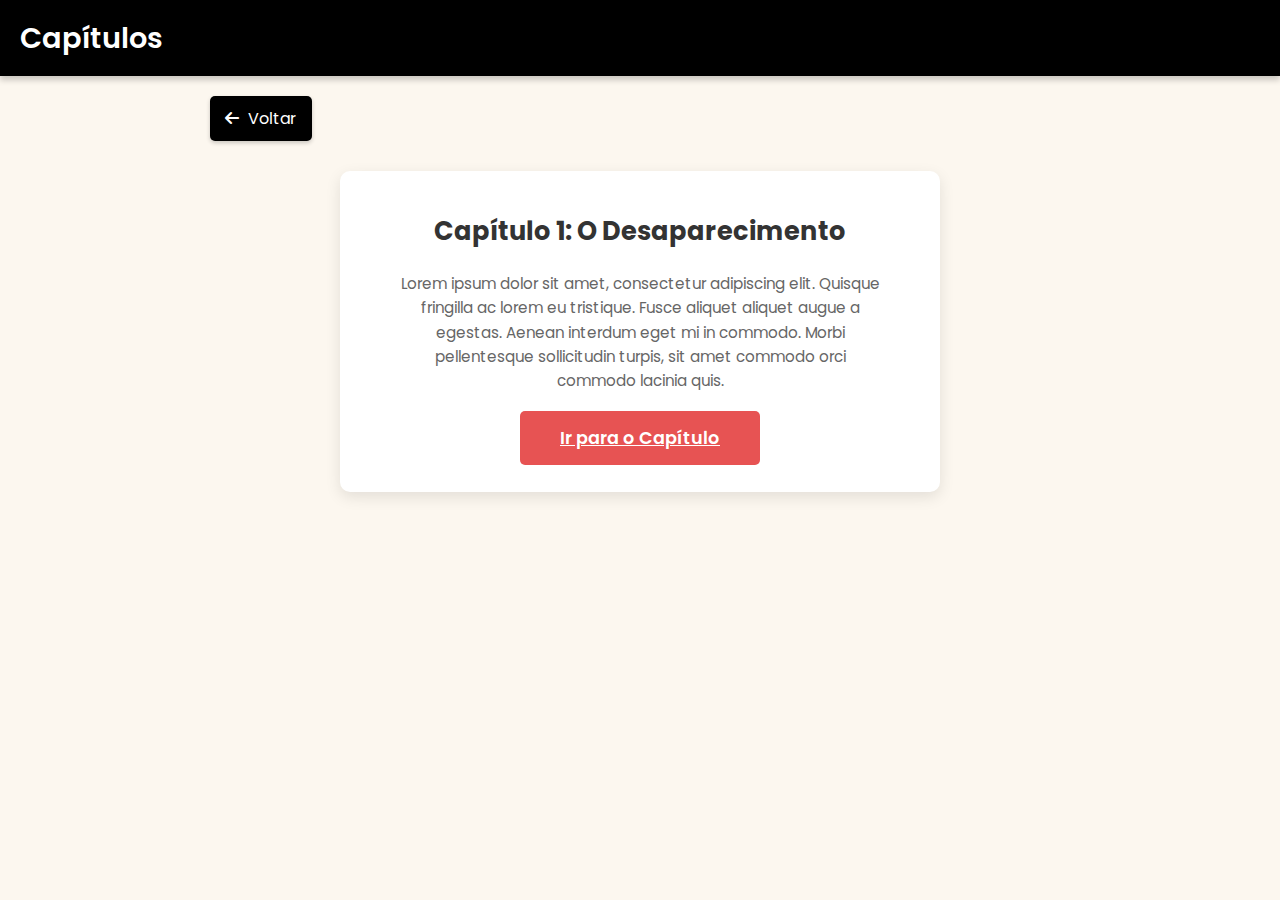
<file: capitulo_1.html>
<!DOCTYPE html>
<html lang="pt-BR">
<head>
    <meta charset="UTF-8">
    <meta name="viewport" content="width=device-width, initial-scale=1.0">
    <title>Capítulo 1 | O Desaparecimento</title>
    <link rel="stylesheet" href="capitulo_1.css"> 
    <link rel="stylesheet" href="https://cdnjs.cloudflare.com/ajax/libs/font-awesome/6.0.0-beta3/css/all.min.css">
</head>
<body>
    <header class="capitulo-header">
        <h1>Capítulos</h1>
    </header>

    <main class="capitulo-main-content">
        <button class="btn-voltar" onclick="window.location.href='capitulos.html'">
            <i class="fas fa-arrow-left"></i> Voltar
        </button>

        <section class="chapter-content-card">
            <h2 class="chapter-title">Capítulo 1: O Desaparecimento</h2>
            
            <p class="chapter-text">
                Lorem ipsum dolor sit amet, consectetur adipiscing elit. Quisque fringilla ac lorem eu tristique. Fusce aliquet aliquet augue a egestas. Aenean interdum eget mi in commodo. Morbi pellentesque sollicitudin turpis, sit amet commodo orci commodo lacinia quis.
            </p>
            
            <a href="capitulo_2.html" class="btn-ir-capitulo link-button">
                Ir para o Capítulo
            </a>
        </section>
        
    </main>
</body>
</html>
</file>
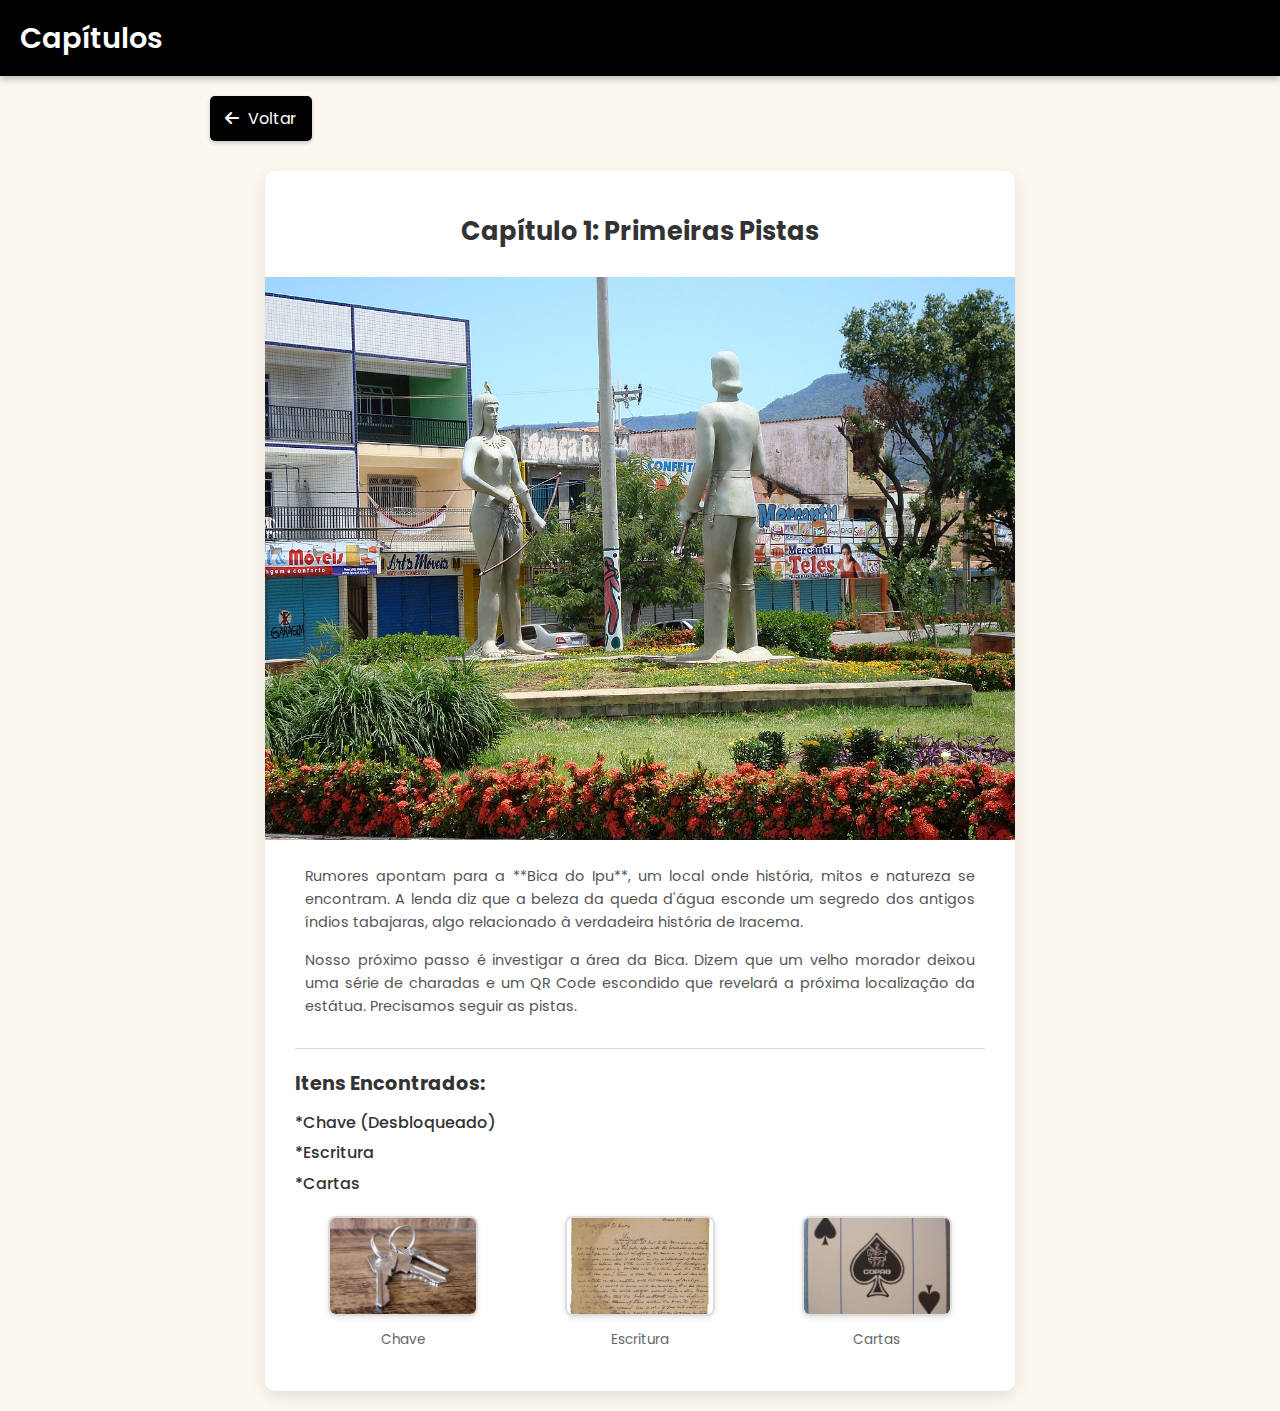
<file: capitulo_2.html>
<!DOCTYPE html>
<html lang="pt-BR">
<head>
    <meta charset="UTF-8">
    <meta name="viewport" content="width=device-width, initial-scale=1.0">
    <title>Capítulo 1 | Primeiras Pistas</title>
    <link rel="stylesheet" href="capitulos_conteudo.css"> 
    <link rel="stylesheet" href="https://cdnjs.cloudflare.com/ajax/libs/font-awesome/6.0.0-beta3/css/all.min.css">
</head>
<body>
    <header class="capitulo-header">
        <h1>Capítulos</h1>
    </header>

    <main class="capitulo-main-content">
        <button class="btn-voltar" onclick="window.location.href='capitulos.html'">
            <i class="fas fa-arrow-left"></i> Voltar
        </button>

        <section class="chapter-content-card">
            <h2 class="chapter-title">Capítulo 1: Primeiras Pistas</h2>
            
            <div class="chapter-banner">
                <img src="fotos/praca.jpg" alt="Cena do Capítulo 2: Bica do Ipu" class="banner-image">
            </div>

            <div class="chapter-text-block">
                <p>
                    Rumores apontam para a **Bica do Ipu**, um local onde história, mitos e natureza se encontram. A lenda diz que a beleza da queda d'água esconde um segredo dos antigos índios tabajaras, algo relacionado à verdadeira história de Iracema.
                </p>
                <p>
                    Nosso próximo passo é investigar a área da Bica. Dizem que um velho morador deixou uma série de charadas e um QR Code escondido que revelará a próxima localização da estátua. Precisamos seguir as pistas.
                </p>
            </div>


            <div class="items-found-section">
                <h3>Itens Encontrados:</h3>
                <ul>
                    <li>*Chave (Desbloqueado)</li>
                    <li>*Escritura</li>
                    <li>*Cartas</li>
                </ul>

                <div class="item-gallery">
                    <div class="item-thumbnail">
                        <img src="fotos/chave.jpg" alt="chave">
                        <span>Chave</span>
                    </div>
                    <div class="item-thumbnail">
                        <img src="fotos/carta.jpg" alt="escritura">
                        <span>Escritura</span>
                    </div>
                    <div class="item-thumbnail">
                        <img src="fotos/cartas.jpg" alt="cartas">
                        <span>Cartas</span>
                    </div>
                </div>
            </div>
            
            </section>
        
    </main>
</body>
</html>
</file>
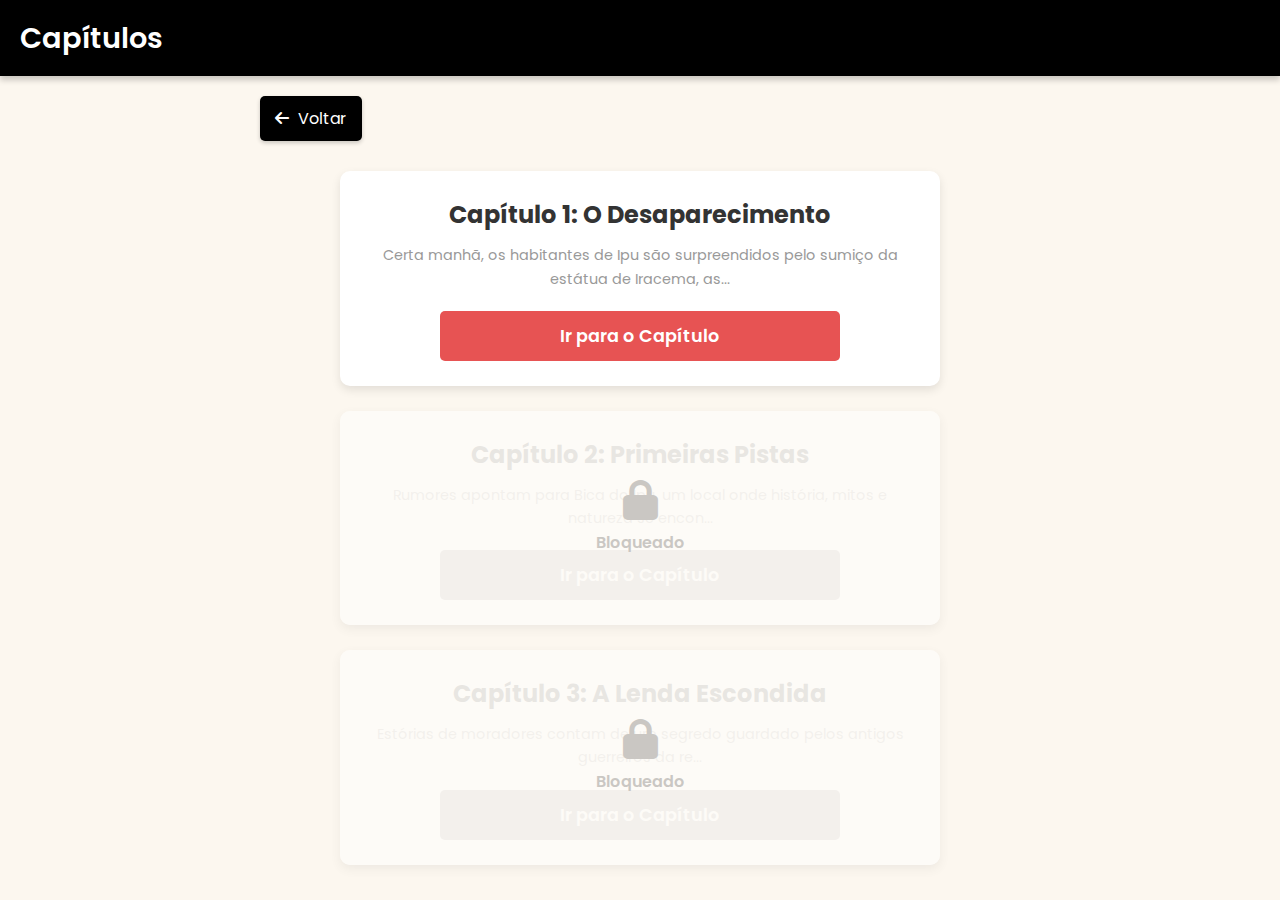
<file: capitulos.html>
<!DOCTYPE html>
<html lang="pt-BR">
<head>
    <meta charset="UTF-8">
    <meta name="viewport" content="width=device-width, initial-scale=1.0">
    <title>Capítulos | O Mistério de Iracema</title>
    <link rel="stylesheet" href="capitulos.css">
    <link rel="stylesheet" href="https://cdnjs.cloudflare.com/ajax/libs/font-awesome/6.0.0-beta3/css/all.min.css">
</head>
<body>
    <header class="capitulos-header">
        <h1>Capítulos</h1>
    </header>

    <main class="capitulos-main-content">
        <button class="btn-voltar" onclick="window.location.href='index.html'">
            <i class="fas fa-arrow-left"></i> Voltar
        </button>

        <section class="capitulos-container">
            <div class="capitulo-card unlocked" onclick="window.location.href='capitulo_1.html'">
                <h2>Capítulo 1: O Desaparecimento</h2>
                <p>Certa manhã, os habitantes de Ipu são surpreendidos pelo sumiço da estátua de Iracema, as...</p>
                <button class="btn-ir-capitulo">Ir para o Capítulo</button>
            </div>

            <div class="capitulo-card locked">
                <h2>Capítulo 2: Primeiras Pistas</h2>
                <p>Rumores apontam para Bica do Ipu, um local onde história, mitos e natureza se encon...</p>
                <div class="lock-overlay">
                    <i class="fas fa-lock"></i>
                    <span>Bloqueado</span>
                </div>
                <button class="btn-ir-capitulo disabled">Ir para o Capítulo</button>
            </div>

            <div class="capitulo-card locked">
                <h2>Capítulo 3: A Lenda Escondida</h2>
                <p>Estórias de moradores contam de um segredo guardado pelos antigos guerreiros da re...</p>
                 <div class="lock-overlay">
                    <i class="fas fa-lock"></i>
                    <span>Bloqueado</span>
                </div>
                <button class="btn-ir-capitulo disabled">Ir para o Capítulo</button>
            </div>
            
        </section>
    </main>
</body>
</html>
</file>
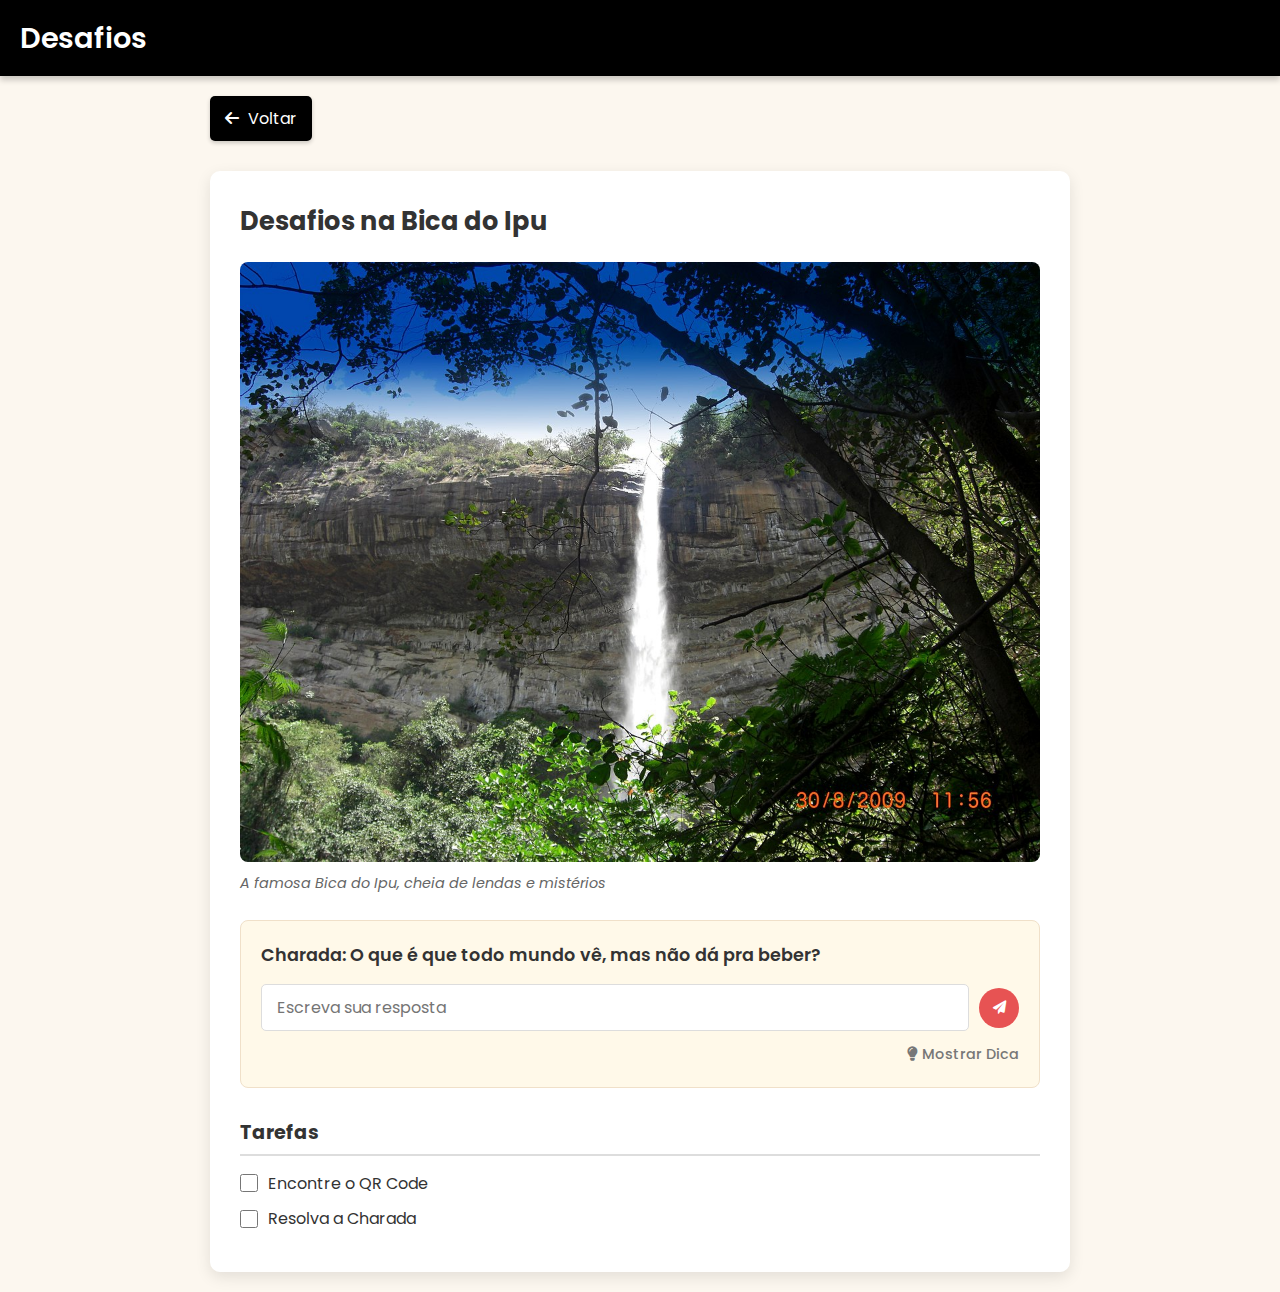
<file: desafio_bica_ipu.html>
<!DOCTYPE html>
<html lang="pt-BR">
<head>
    <meta charset="UTF-8">
    <meta name="viewport" content="width=device-width, initial-scale=1.0">
    <title>Desafio | Bica do Ipu</title>
    <link rel="stylesheet" href="desafio_bica_ipu.css">
    <link rel="stylesheet" href="https://cdnjs.cloudflare.com/ajax/libs/font-awesome/6.0.0-beta3/css/all.min.css">
</head>
<body>
    <header class="desafio-header">
        <h1>Desafios</h1>
    </header>

    <main class="desafio-main-content">
        <button class="btn-voltar" onclick="history.back()">
            <i class="fas fa-arrow-left"></i> Voltar
        </button>

        <section class="challenge-card">
            <h2 class="challenge-title">Desafios na Bica do Ipu</h2>
            
            <div class="image-container">
                <img src="fotos/bica.jpg" alt="A famosa Bica do Ipu, cheia de lendas e mistérios" class="bica-image">
            </div>

            <p class="challenge-subtitle">A famosa Bica do Ipu, cheia de lendas e mistérios</p>

            <div class="riddle-box">
                <p class="riddle-text">
                    Charada: O que é que todo mundo vê, mas não dá pra beber?
                </p>
                <div class="response-area">
                    <input type="text" id="riddleInput" placeholder="Escreva sua resposta" aria-label="Resposta da Charada">
                    <button id="sendAnswerBtn" title="Enviar Resposta"><i class="fas fa-paper-plane"></i></button>
                </div>
                <div class="tip-section">
                    <button id="showTipBtn" class="tip-button"><i class="fas fa-lightbulb"></i> Mostrar Dica</button>
                </div>
            </div>

            <div class="tasks-list">
                <h3>Tarefas</h3>
                <div class="task-item">
                    <input type="checkbox" id="taskQrCode">
                    <label for="taskQrCode">Encontre o QR Code</label>
                </div>
                <div class="task-item">
                    <input type="checkbox" id="taskRiddle">
                    <label for="taskRiddle">Resolva a Charada</label>
                </div>
            </div>
            
            <div id="feedbackMessage" class="feedback-message"></div>
        </section>
        
    </main>
    
    <script src="desafio_bica_ipu.js"></script>
</body>
</html>
</file>
<file: capitulo_1.css>
@import url('https://fonts.googleapis.com/css2?family=Poppins:wght@400;600;700&display=swap');

:root {
    --header-bg: #000000;
    --background-color: #fcf7ef; /* Fundo bege claro (conforme imagem) */
    --card-background: #ffffff;
    --primary-red: #E75353; /* Cor do botão principal (vermelho/rosa) */
    --text-color: #333;
}

* {
    box-sizing: border-box;
    margin: 0;
    padding: 0;
    font-family: 'Poppins', sans-serif;
}

body {
    background-color: var(--background-color);
    color: var(--text-color);
    line-height: 1.6;
}

/* --- Header --- */
.capitulo-header {
    background-color: var(--header-bg);
    color: var(--card-background);
    padding: 15px 0;
    text-align: left;
    padding-left: 20px;
    box-shadow: 0 4px 6px rgba(0, 0, 0, 0.2);
}

.capitulo-header h1 {
    font-size: 1.8em;
    font-weight: 600;
}

.capitulo-main-content {
    max-width: 900px;
    margin: 0 auto;
    padding: 20px;
}

/* --- Botão Voltar --- */
.btn-voltar {
    background-color: var(--header-bg);
    color: var(--card-background);
    border: none;
    padding: 10px 15px;
    border-radius: 5px;
    font-size: 1em;
    cursor: pointer;
    margin-bottom: 30px;
    transition: background-color 0.2s;
    box-shadow: 0 2px 4px rgba(0, 0, 0, 0.2);
}

.btn-voltar:hover {
    background-color: #333;
}

.btn-voltar i {
    margin-right: 5px;
}

/* --- Card de Conteúdo Principal --- */
.chapter-content-card {
    background-color: var(--card-background);
    padding: 40px 30px;
    border-radius: 10px;
    /* Sombra mais suave para destacar o card, conforme a imagem */
    box-shadow: 0 5px 15px rgba(0, 0, 0, 0.1); 
    text-align: center;
    max-width: 600px;
    margin: 0 auto; /* Centraliza o card na página */
}

.chapter-title {
    font-size: 1.6em;
    color: var(--text-color);
    margin-bottom: 20px;
}

.chapter-text {
    color: #666;
    margin-bottom: 30px;
    font-size: 0.95em;
    /* Reduz a largura do texto para centralizar o bloco */
    max-width: 90%; 
    margin: 0 auto 30px auto;
}

/* Botão "Ir para o Capítulo" */
.btn-ir-capitulo {
    background-color: var(--primary-red);
    color: white;
    border: none;
    padding: 15px 40px;
    border-radius: 5px;
    font-size: 1.1em;
    font-weight: 600;
    cursor: pointer;
    transition: background-color 0.3s, transform 0.2s;
    width: 100%; 
    max-width: 400px; /* Garante que o botão não seja muito largo */
}

.btn-ir-capitulo:hover {
    background-color: #d84545;
    transform: translateY(-2px);
}
</file>
<file: capitulos_conteudo.css>
/* Este é o CSS compartilhado para todas as páginas de conteúdo de capítulo (capitulo_N.html) */

@import url('https://fonts.googleapis.com/css2?family=Poppins:wght@400;600;700&display=swap');

:root {
    --header-bg: #000000;
    --background-color: #fcf7ef; /* Fundo bege claro */
    --card-background: #ffffff;
    --primary-red: #E75353;
    --text-color: #333;
    --shadow-color: rgba(0, 0, 0, 0.1);
}

* {
    box-sizing: border-box;
    margin: 0;
    padding: 0;
    font-family: 'Poppins', sans-serif;
}

body {
    background-color: var(--background-color);
    color: var(--text-color);
    line-height: 1.6;
}

/* --- Header --- */
.capitulo-header {
    background-color: var(--header-bg);
    color: var(--card-background);
    padding: 15px 0;
    text-align: left;
    padding-left: 20px;
    box-shadow: 0 4px 6px rgba(0, 0, 0, 0.2);
}

.capitulo-header h1 {
    font-size: 1.8em;
    font-weight: 600;
}

.capitulo-main-content {
    max-width: 900px;
    margin: 0 auto;
    padding: 20px;
}

/* --- Botão Voltar --- */
.btn-voltar {
    background-color: var(--header-bg);
    color: var(--card-background);
    border: none;
    padding: 10px 15px;
    border-radius: 5px;
    font-size: 1em;
    cursor: pointer;
    margin-bottom: 30px;
    transition: background-color 0.2s;
    box-shadow: 0 2px 4px rgba(0, 0, 0, 0.2);
}

.btn-voltar:hover {
    background-color: #333;
}

.btn-voltar i {
    margin-right: 5px;
}

/* --- Card de Conteúdo Principal --- */
.chapter-content-card {
    background-color: var(--card-background);
    padding: 40px 30px;
    border-radius: 10px;
    box-shadow: 0 5px 15px var(--shadow-color); 
    text-align: center;
    max-width: 750px; 
    margin: 0 auto; 
}

.chapter-title {
    font-size: 1.6em;
    color: var(--text-color);
    margin-bottom: 25px;
}

/* Banner da Imagem */
.chapter-banner {
    width: calc(100% + 60px); /* Ajusta a largura para cobrir as bordas do padding */
    margin: 0 -30px 25px -30px; /* Margens negativas para estender a imagem */
    overflow: hidden;
}

.banner-image {
    width: 100%;
    height: auto;
    display: block;
}

.chapter-text-block {
    text-align: justify;
    padding: 0 10px;
    color: #555;
    font-size: 0.9em;
    margin-bottom: 30px;
}

.chapter-text-block p {
    margin-bottom: 15px;
}

/* --- Seção de Itens Encontrados --- */
.items-found-section {
    padding-top: 20px;
    border-top: 1px solid #ddd;
    text-align: left;
}

.items-found-section h3 {
    font-size: 1.2em;
    margin-bottom: 10px;
}

.items-found-section ul {
    list-style: none; /* Remove bullet points padrão */
    padding-left: 0;
    margin-bottom: 20px;
    font-weight: 500;
    color: var(--text-color);
}

.items-found-section ul li {
    margin-bottom: 5px;
}

.item-gallery {
    display: flex;
    justify-content: space-around;
    align-items: flex-start;
    flex-wrap: wrap;
    gap: 20px;
    text-align: center;
}

.item-thumbnail {
    flex-basis: 30%; 
    max-width: 150px;
}

.item-thumbnail img {
    width: 100%;
    height: 100px; 
    object-fit: cover;
    border-radius: 8px;
    border: 2px solid #ddd;
    box-shadow: 0 2px 5px rgba(0, 0, 0, 0.1);
    margin-bottom: 5px;
}

.item-thumbnail span {
    display: block;
    font-size: 0.85em;
    color: #666;
}
</file>
<file: capitulos.css>
@import url('https://fonts.googleapis.com/css2?family=Poppins:wght@400;600;700&display=swap');

:root {
    --header-bg: #000000;
    --background-color: #fcf7ef; /* Cor de fundo bege claro */
    --card-background: #ffffff;
    --primary-red: #E75353; /* Cor do botão principal (vermelho/rosa) */
    --text-color: #333;
    --lock-color: #999;
}

* {
    box-sizing: border-box;
    margin: 0;
    padding: 0;
    font-family: 'Poppins', sans-serif;
}

body {
    background-color: var(--background-color);
    color: var(--text-color);
    line-height: 1.6;
}

/* --- Header --- */
.capitulos-header {
    background-color: var(--header-bg);
    color: var(--card-background);
    padding: 15px 0;
    text-align: left;
    padding-left: 20px;
    box-shadow: 0 4px 6px rgba(0, 0, 0, 0.2);
    margin-bottom: 20px;
}

.capitulos-header h1 {
    font-size: 1.8em;
    font-weight: 600;
}

.capitulos-main-content {
    max-width: 800px;
    margin: 0 auto;
    padding: 0 20px;
}

/* --- Botão Voltar --- */
.btn-voltar {
    background-color: var(--header-bg);
    color: var(--card-background);
    border: none;
    padding: 10px 15px;
    border-radius: 5px;
    font-size: 1em;
    cursor: pointer;
    margin-bottom: 30px;
    transition: background-color 0.2s;
    box-shadow: 0 2px 4px rgba(0, 0, 0, 0.2);
}

.btn-voltar:hover {
    background-color: #333;
}

.btn-voltar i {
    margin-right: 5px;
}

/* --- Cards de Capítulos --- */
.capitulos-container {
    display: flex;
    flex-direction: column;
    gap: 25px;
}

.capitulo-card {
    background-color: var(--card-background);
    padding: 25px;
    border-radius: 10px;
    box-shadow: 0 4px 10px rgba(0, 0, 0, 0.1);
    text-align: center;
    position: relative;
    transition: transform 0.3s, box-shadow 0.3s;
    max-width: 600px; 
    margin: 0 auto;
}

/* Estilo para o Capítulo Ativo/Desbloqueado (Botão) */
.capitulo-card.unlocked {
    cursor: pointer; 
}

.capitulo-card.unlocked:hover {
    transform: translateY(-5px); /* Efeito de elevação para destacar o clique */
    box-shadow: 0 8px 15px rgba(0, 0, 0, 0.15);
}

.capitulo-card h2 {
    font-size: 1.5em;
    color: var(--text-color);
    margin-bottom: 10px;
}

.capitulo-card p {
    color: var(--lock-color);
    margin-bottom: 20px;
    font-size: 0.9em;
}

/* Botão "Ir para o Capítulo" (Estilo visual) */
.btn-ir-capitulo {
    background-color: var(--primary-red);
    color: white;
    border: none;
    padding: 12px 40px;
    border-radius: 5px;
    font-size: 1.1em;
    font-weight: 600;
    cursor: pointer;
    transition: background-color 0.3s;
    width: 90%; 
    max-width: 400px;
    display: block; 
    margin: 15px auto 0 auto;
}

.btn-ir-capitulo:hover:not(.disabled) {
    background-color: #d84545;
}

/* --- Estilos de Bloqueio --- */
.capitulo-card.locked {
    opacity: 0.5;
    pointer-events: none; /* Desabilita cliques nos cards bloqueados */
}

.lock-overlay {
    position: absolute;
    top: 0;
    left: 0;
    right: 0;
    bottom: 0;
    background-color: rgba(255, 255, 255, 0.8);
    display: flex;
    flex-direction: column;
    justify-content: center;
    align-items: center;
    border-radius: 10px;
}

.lock-overlay i {
    font-size: 2.5em;
    color: var(--lock-color);
    margin-bottom: 10px;
}

.lock-overlay span {
    font-weight: 600;
    color: var(--lock-color);
}

.btn-ir-capitulo.disabled {
    background-color: var(--lock-color);
    cursor: not-allowed;
}
</file>
<file: desafio_bica_ipu.css>
@import url('https://fonts.googleapis.com/css2?family=Poppins:wght@400;600;700&display=swap');

:root {
    --header-bg: #000000;
    --background-color: #fcf7ef; /* Fundo bege claro (conforme imagem) */
    --card-background: #ffffff;
    --primary-red: #E75353; /* Cor do botão principal/ênfase */
    --text-color: #333;
    --input-border: #ddd;
    --shadow-color: rgba(0, 0, 0, 0.1);
}

* {
    box-sizing: border-box;
    margin: 0;
    padding: 0;
    font-family: 'Poppins', sans-serif;
}

body {
    background-color: var(--background-color);
    color: var(--text-color);
    line-height: 1.6;
}

/* --- Header --- */
.desafio-header {
    background-color: var(--header-bg);
    color: var(--card-background);
    padding: 15px 0;
    text-align: left;
    padding-left: 20px;
    box-shadow: 0 4px 6px rgba(0, 0, 0, 0.2);
}

.desafio-header h1 {
    font-size: 1.8em;
    font-weight: 600;
}

.desafio-main-content {
    max-width: 900px;
    margin: 0 auto;
    padding: 20px;
}

/* --- Botão Voltar --- */
.btn-voltar {
    background-color: var(--header-bg);
    color: var(--card-background);
    border: none;
    padding: 10px 15px;
    border-radius: 5px;
    font-size: 1em;
    cursor: pointer;
    margin-bottom: 30px;
    transition: background-color 0.2s;
    box-shadow: 0 2px 4px rgba(0, 0, 0, 0.2);
}

.btn-voltar:hover {
    background-color: #333;
}

.btn-voltar i {
    margin-right: 5px;
}

/* --- Card Principal do Desafio --- */
.challenge-card {
    background-color: var(--card-background);
    padding: 30px;
    border-radius: 10px;
    box-shadow: 0 5px 15px var(--shadow-color);
}

.challenge-title {
    font-size: 1.6em;
    color: var(--text-color);
    margin-bottom: 20px;
}

/* Imagem da Bica */
.image-container {
    width: 100%;
    overflow: hidden;
    border-radius: 8px;
    margin-bottom: 10px;
}

.bica-image {
    width: 100%;
    height: auto;
    display: block;
}

.challenge-subtitle {
    color: #666;
    margin-bottom: 25px;
    font-style: italic;
    font-size: 0.9em;
}

/* --- Seção da Charada --- */
.riddle-box {
    background-color: #fff9e9; /* Fundo levemente diferente para a caixa de charada */
    border: 1px solid #f0e0c9;
    padding: 20px;
    border-radius: 8px;
    margin-bottom: 30px;
}

.riddle-text {
    font-weight: 600;
    margin-bottom: 15px;
    font-size: 1.1em;
}

.response-area {
    display: flex;
    align-items: center;
    gap: 10px;
}

#riddleInput {
    flex-grow: 1;
    padding: 10px 15px;
    border: 1px solid var(--input-border);
    border-radius: 5px;
    font-size: 1em;
}

#sendAnswerBtn {
    background-color: var(--primary-red);
    color: white;
    border: none;
    width: 40px;
    height: 40px;
    border-radius: 50%;
    cursor: pointer;
    transition: background-color 0.2s;
}

#sendAnswerBtn:hover {
    background-color: #d84545;
}

.tip-section {
    text-align: right;
    margin-top: 10px;
}

.tip-button {
    background: none;
    border: none;
    color: #777;
    cursor: pointer;
    font-size: 0.9em;
    font-weight: 500;
    transition: color 0.2s;
}

.tip-button:hover {
    color: var(--primary-red);
}

/* --- Lista de Tarefas --- */
.tasks-list h3 {
    font-size: 1.2em;
    border-bottom: 2px solid var(--input-border);
    padding-bottom: 5px;
    margin-bottom: 15px;
}

.task-item {
    display: flex;
    align-items: center;
    margin-bottom: 10px;
    font-size: 1em;
}

.task-item input[type="checkbox"] {
    margin-right: 10px;
    width: 18px;
    height: 18px;
    accent-color: var(--primary-red);
}

/* --- Mensagem de Feedback (Oculta por padrão) --- */
.feedback-message {
    margin-top: 20px;
    padding: 10px;
    border-radius: 5px;
    text-align: center;
    font-weight: 600;
    display: none;
}
.feedback-message.success {
    background-color: #e6ffe6;
    color: #4CAF50;
}
.feedback-message.error {
    background-color: #ffe6e6;
    color: var(--primary-red);
}
</file>
